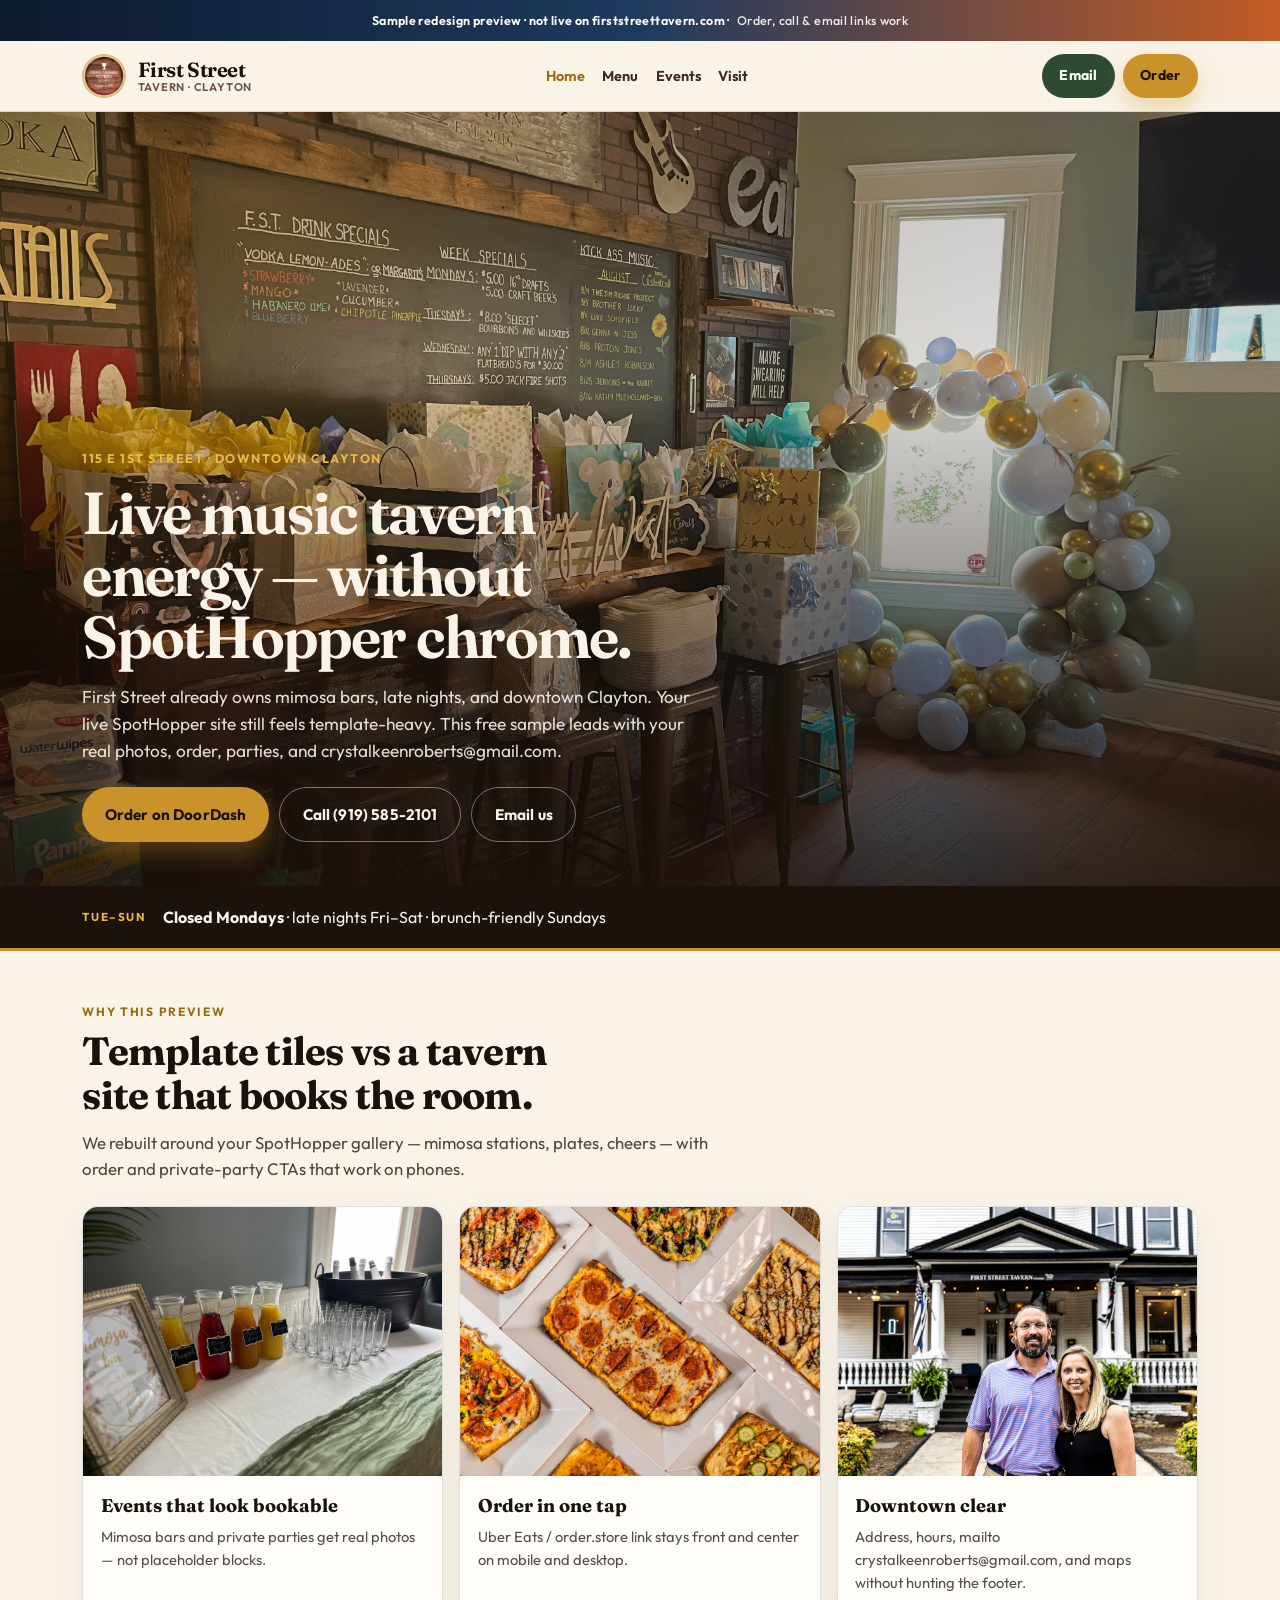
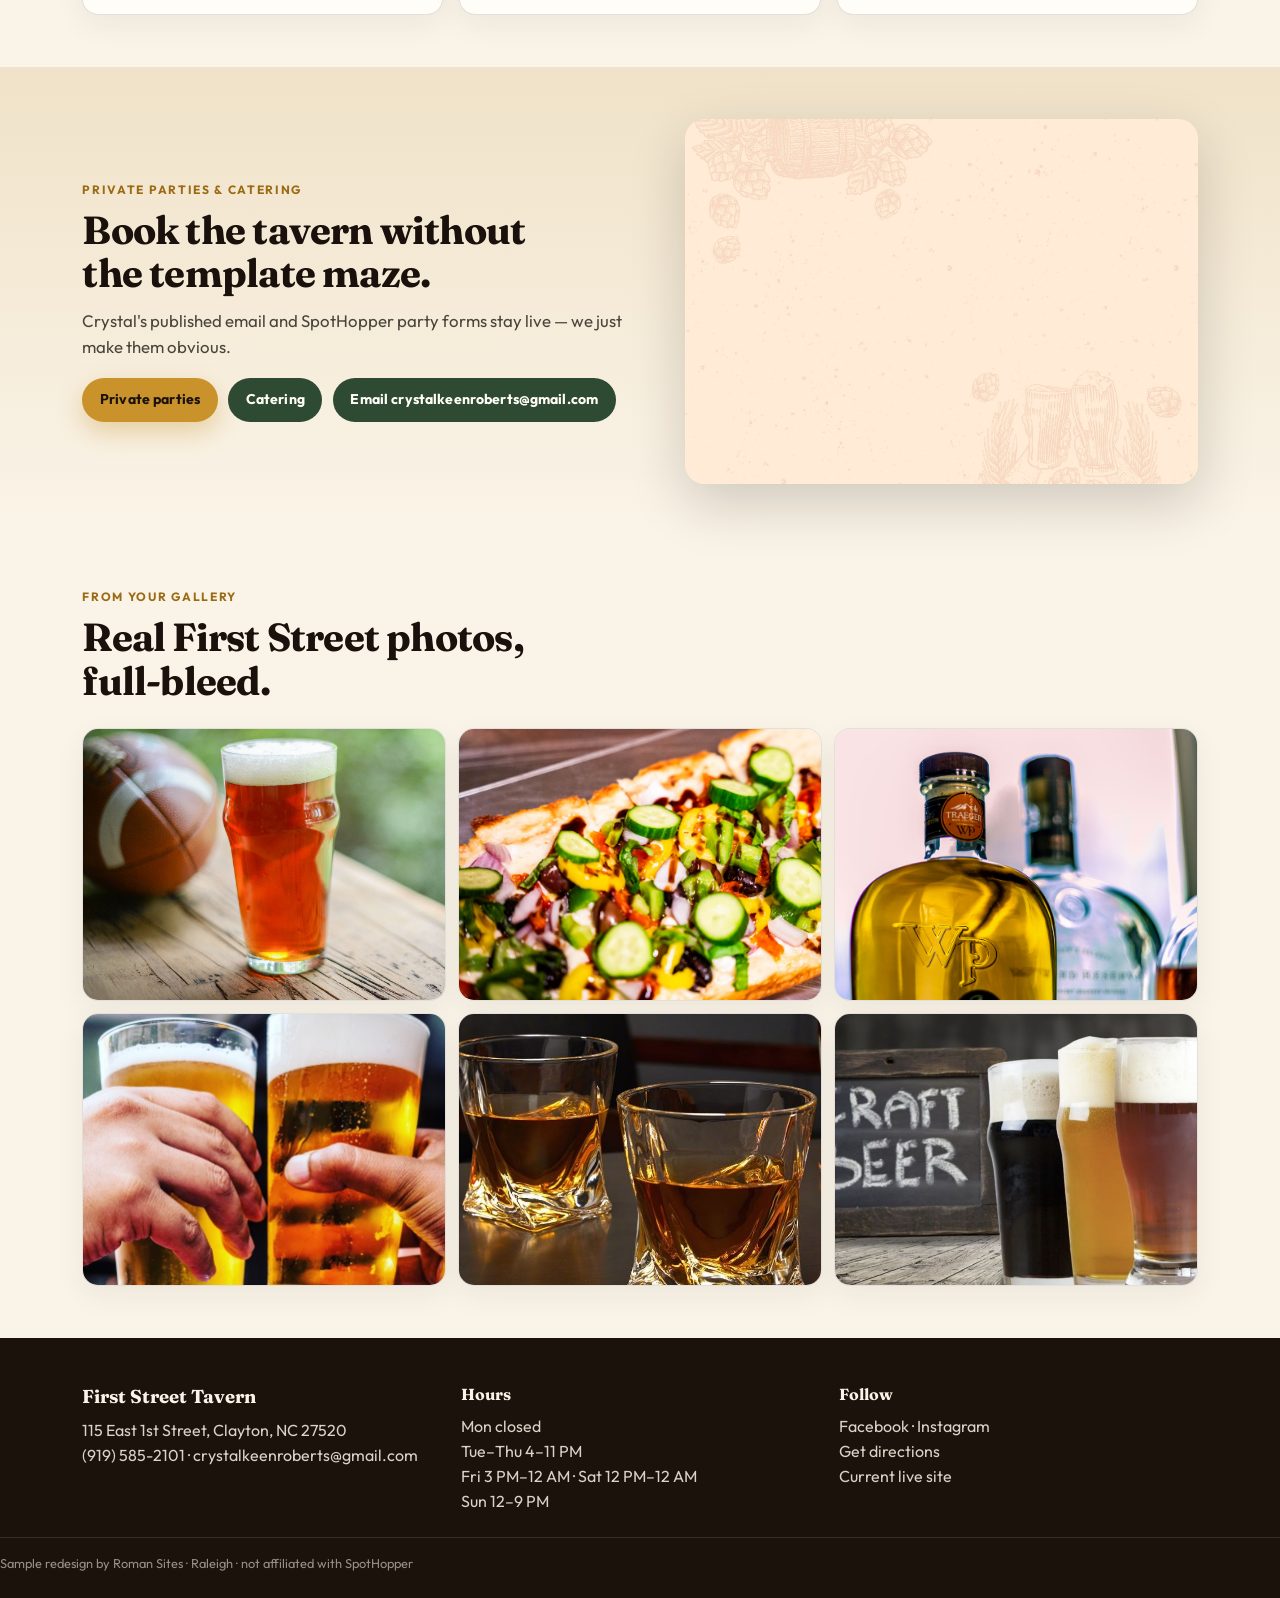
<file: index.html>
<!DOCTYPE html>
<html lang="en">
<head>
<meta charset="utf-8"/>
<meta name="viewport" content="width=device-width, initial-scale=1"/>
<title>First Street Tavern · Clayton, NC</title>
<meta name="description" content="Downtown Clayton tavern — live music, brunch mimosas, pub plates, private events."/>
<link rel="preconnect" href="https://fonts.googleapis.com"/><link rel="preconnect" href="https://fonts.gstatic.com" crossorigin/><link href="https://fonts.googleapis.com/css2?family=Fraunces:opsz,wght@9..144,500;9..144,650;9..144,700&family=Outfit:wght@400;500;600;700;800&display=swap" rel="stylesheet"/>
<link rel="stylesheet" href="assets/styles.css"/>
<link rel="icon" href="assets/logo.png"/>
</head>
<body>
<div class="preview-banner" role="status">Sample redesign preview · not live on firststreettavern.com · <span>Order, call &amp; email links work</span></div>
<header class="site-header"><div class="nav-inner">
<a class="brand" href="index.html"><img class="brand-mark" src="assets/logo.png" alt="First Street Tavern logo" width="44" height="44"/><span class="brand-text"><span class="brand-name">First Street</span><span class="brand-tag">Tavern · Clayton</span></span></a>
<nav class="nav-links" aria-label="Primary"><a href="index.html" aria-current="page">Home</a><a href="menu.html">Menu</a><a href="events.html">Events</a><a href="visit.html">Visit</a></nav>
<div class="nav-ctas">
<a class="btn btn-secondary" href="mailto:crystalkeenroberts@gmail.com">Email</a><a class="btn btn-primary" href="https://www.doordash.com/store/first-street-tavern-clayton-555719/" target="_blank" rel="noopener">Order</a>
<button class="nav-toggle" type="button" data-nav-toggle aria-expanded="false" aria-controls="mobile-nav" aria-label="Open menu"><span></span></button>
</div></div>
<div class="mobile-panel" id="mobile-nav" data-mobile-panel>
<a href="index.html">Home</a><a href="menu.html">Menu</a><a href="events.html">Events</a><a href="visit.html">Visit</a><a href="https://www.doordash.com/store/first-street-tavern-clayton-555719/" target="_blank" rel="noopener">Order on DoorDash</a><a href="tel:9195852101">Call (919) 585-2101</a><a href="mailto:crystalkeenroberts@gmail.com">crystalkeenroberts@gmail.com</a>
</div></header>

<main>
<section class="hero">
<div class="hero-media" aria-hidden="true"><img src="assets/hero.jpg" alt="" width="1600" height="1200" fetchpriority="high"/></div>
<div class="hero-shade" aria-hidden="true"></div>
<div class="hero-content">
<p class="eyebrow">115 E 1st Street · Downtown Clayton</p>
<h1>Live music tavern energy — without SpotHopper chrome.</h1>
<p class="hero-lead">First Street already owns mimosa bars, late nights, and downtown Clayton. Your live SpotHopper site still feels template-heavy. This free sample leads with your real photos, order, parties, and crystalkeenroberts@gmail.com.</p>
<div class="hero-actions">
<a class="btn btn-primary btn-lg" href="https://www.doordash.com/store/first-street-tavern-clayton-555719/" target="_blank" rel="noopener">Order on DoorDash</a>
<a class="btn btn-ghost btn-lg btn-on-dark" href="tel:9195852101">Call (919) 585-2101</a>
<a class="btn btn-ghost btn-lg btn-on-dark" href="mailto:crystalkeenroberts@gmail.com">Email us</a>
</div></div></section>
<aside class="hours-strip" aria-label="Hours"><div class="hours-strip-inner"><div class="hours-label">Tue–Sun</div><div><strong>Closed Mondays</strong> · late nights Fri–Sat · brunch-friendly Sundays</div></div></aside>
<section class="section"><div class="section-inner">
<div class="section-head"><div><p class="kicker">Why this preview</p><h2>Template tiles vs a tavern site that books the room.</h2><p class="lede">We rebuilt around your SpotHopper gallery — mimosa stations, plates, cheers — with order and private-party CTAs that work on phones.</p></div></div>
<div class="grid-3">
<article class="card"><div class="card-media"><img src="assets/mimosa.jpg" alt="Mimosa bar at First Street Tavern"/></div><div class="card-body"><h3>Events that look bookable</h3><p>Mimosa bars and private parties get real photos — not placeholder blocks.</p></div></article>
<article class="card"><div class="card-media"><img src="assets/food1.jpg" alt="Food at First Street"/></div><div class="card-body"><h3>Order in one tap</h3><p>Uber Eats / order.store link stays front and center on mobile and desktop.</p></div></article>
<article class="card"><div class="card-media"><img src="assets/cheers.jpg" alt="Cheers at First Street"/></div><div class="card-body"><h3>Downtown clear</h3><p>Address, hours, mailto crystalkeenroberts@gmail.com, and maps without hunting the footer.</p></div></article>
</div></div></section>
<section class="section section-alt"><div class="section-inner split">
<div><p class="kicker">Private parties &amp; catering</p><h2>Book the tavern without the template maze.</h2><p class="lede">Crystal's published email and SpotHopper party forms stay live — we just make them obvious.</p>
<div class="pill-row">
<a class="btn btn-primary" href="https://tmt.spotapps.co/private-parties?spot_id=102696&callback_url=http://firststreettavern.com/" target="_blank" rel="noopener">Private parties</a>
<a class="btn btn-secondary" href="https://tmt.spotapps.co/catering?spot_id=102696&callback_url=http://firststreettavern.com/" target="_blank" rel="noopener">Catering</a>
<a class="btn btn-secondary" href="mailto:crystalkeenroberts@gmail.com?subject=Private%20Party%20Inquiry">Email crystalkeenroberts@gmail.com</a>
</div></div>
<div class="split-media"><img src="assets/parties.jpg" alt="Private party setup"/></div>
</div></section>
<section class="section"><div class="section-inner">
<div class="section-head"><div><p class="kicker">From your gallery</p><h2>Real First Street photos, full-bleed.</h2></div></div>
<div class="gallery-grid">
<article class="card"><div class="card-media"><img src="assets/food2.jpg" alt="Plate"/></div></article>
<article class="card"><div class="card-media"><img src="assets/food3.jpg" alt="Entree"/></div></article>
<article class="card"><div class="card-media"><img src="assets/food4.jpg" alt="Special"/></div></article>
<article class="card"><div class="card-media"><img src="assets/about.jpg" alt="About"/></div></article>
<article class="card"><div class="card-media"><img src="assets/dining.jpg" alt="Dining"/></div></article>
<article class="card"><div class="card-media"><img src="assets/catering.jpg" alt="Catering"/></div></article>
</div></div></section>
</main>
<footer class="site-footer"><div class="section-inner footer-grid">
<div><h3>First Street Tavern</h3><p>115 East 1st Street, Clayton, NC 27520</p><p><a href="tel:9195852101">(919) 585-2101</a> · <a href="mailto:crystalkeenroberts@gmail.com">crystalkeenroberts@gmail.com</a></p></div>
<div><h4>Hours</h4><p>Mon closed</p><p>Tue–Thu 4–11 PM</p><p>Fri 3 PM–12 AM · Sat 12 PM–12 AM</p><p>Sun 12–9 PM</p></div>
<div><h4>Follow</h4><p><a href="https://www.facebook.com/255280561506551" target="_blank" rel="noopener">Facebook</a> · <a href="https://www.instagram.com/firststreettavern" target="_blank" rel="noopener">Instagram</a></p>
<p><a href="https://www.google.com/maps/search/?api=1&query=115+East+1st+Street+Clayton+NC+27520" target="_blank" rel="noopener">Get directions</a></p>
<p><a href="https://firststreettavern.com/" target="_blank" rel="noopener">Current live site</a></p></div>
</div>
<p class="footer-note">Sample redesign by Roman Sites · Raleigh · not affiliated with SpotHopper</p>
</footer>
<script src="assets/site.js"></script>
</body></html>
</file>
<file: assets/styles.css>
/* theme overrides */
:root {
  --ink: #1a1410;
  --plum: #1e3a5f;
  --plum-deep: #0c1a2e;
  --wine: #c45c26;
  --gold: #d4a017;
  --gold-hot: #e8b84a;
  --espresso: #0c1a2e;
  --wood: #1e3a5f;
  --gold-deep: #d4a017;
  --fried: #c45c26;
  --collard: #1e3a5f;
  --collard-deep: #0c1a2e;
  --amber: #e8b84a;
}
.preview-banner {
  background: linear-gradient(90deg, #0c1a2e, #1e3a5f 50%, #c45c26) !important;
}

/* The Chicken Hut — Durham soul-food landmark preview (unique) */
:root {
  --gold: #c9922a;
  --gold-deep: #9a6b14;
  --amber: #e8b84a;
  --fried: #d4781f;
  --espresso: #1c120c;
  --wood: #3a2418;
  --bark: #5c3a24;
  --cream: #faf4e8;
  --biscuit: #f0e2c8;
  --gravy: #e6d5b5;
  --ink: #1a110c;
  --ink-soft: #3d2a1c;
  --muted: #6e5644;
  --collard: #2f4a32;
  --collard-deep: #1c3320;
  --white: #fffdf8;
  --border: rgba(28, 18, 12, 0.12);
  --banner-h: 2.55rem;
  --nav-h: 4.4rem;
  --max: 72rem;
  --radius: 16px;
  --font-display: "Fraunces", "Iowan Old Style", Georgia, serif;
  --font-body: "Outfit", "Avenir Next", "Segoe UI", system-ui, sans-serif;
  --ease: cubic-bezier(0.22, 1, 0.36, 1);
  --shadow: 0 20px 55px rgba(28, 18, 12, 0.18);
}

*, *::before, *::after { box-sizing: border-box; margin: 0; padding: 0; }
html { scroll-behavior: smooth; }
body {
  font-family: var(--font-body);
  color: var(--ink);
  background: var(--cream);
  line-height: 1.55;
  -webkit-font-smoothing: antialiased;
}
img { max-width: 100%; display: block; }
a { color: inherit; text-decoration: none; }
ul { list-style: none; }
button { font: inherit; border: 0; background: none; cursor: pointer; color: inherit; }

.preview-banner {
  position: sticky; top: 0; z-index: 1000;
  min-height: var(--banner-h);
  display: flex; align-items: center; justify-content: center; gap: .45rem; flex-wrap: wrap;
  padding: .55rem 1rem;
  background: linear-gradient(90deg, var(--espresso), var(--wood) 45%, var(--gold-deep));
  color: var(--white);
  font-size: .78rem; font-weight: 650; letter-spacing: .03em; text-align: center;
}
.preview-banner span { opacity: .9; font-weight: 500; }

.site-header {
  position: sticky; top: var(--banner-h); z-index: 900;
  background: rgba(250, 244, 232, 0.93);
  backdrop-filter: blur(14px); -webkit-backdrop-filter: blur(14px);
  border-bottom: 1px solid var(--border);
}
.nav-inner {
  max-width: var(--max); margin: 0 auto; height: var(--nav-h);
  padding: 0 1.15rem; display: flex; align-items: center; justify-content: space-between; gap: 1rem;
}
.brand { display: flex; align-items: center; gap: .7rem; min-width: 0; }
.brand-mark {
  width: 44px; height: 44px; border-radius: 50%;
  object-fit: cover; border: 2px solid rgba(201,146,42,.45); background: var(--biscuit);
}
.brand-text { display: flex; flex-direction: column; line-height: 1.1; }
.brand-name { font-family: var(--font-display); font-size: 1.28rem; color: var(--espresso); letter-spacing: -.02em; font-weight: 650; }
.brand-tag { font-size: .7rem; color: var(--muted); font-weight: 650; letter-spacing: .07em; text-transform: uppercase; }
.nav-links { display: none; gap: 1.1rem; align-items: center; font-size: .9rem; font-weight: 650; }
.nav-links a { color: var(--ink-soft); }
.nav-links a:hover, .nav-links a[aria-current="page"] { color: var(--gold-deep); }
.nav-ctas { display: flex; align-items: center; gap: .5rem; }
.nav-toggle {
  width: 42px; height: 42px; display: inline-flex; align-items: center; justify-content: center;
  border-radius: 11px; border: 1px solid var(--border); background: var(--white);
}
.nav-toggle span, .nav-toggle span::before, .nav-toggle span::after {
  display: block; width: 18px; height: 2px; background: var(--ink); position: relative; border-radius: 2px;
}
.nav-toggle span::before, .nav-toggle span::after { content: ""; position: absolute; left: 0; }
.nav-toggle span::before { top: -6px; }
.nav-toggle span::after { top: 6px; }
.mobile-panel {
  display: none; flex-direction: column; gap: .35rem; padding: .5rem 1.15rem 1.15rem;
  border-top: 1px solid var(--border); background: var(--cream);
}
.mobile-panel.open { display: flex; }
.mobile-panel a {
  padding: .75rem .85rem; border-radius: 10px; font-weight: 650; color: var(--ink-soft);
}
.mobile-panel a:hover { background: var(--biscuit); color: var(--gold-deep); }
.mobile-ctas { display: grid; grid-template-columns: 1fr 1fr; gap: .55rem; margin-top: .4rem; }

.btn {
  display: inline-flex; align-items: center; justify-content: center; gap: .4rem;
  padding: .7rem 1.1rem; border-radius: 999px; font-weight: 700; font-size: .88rem;
  letter-spacing: .01em; transition: transform .2s var(--ease), box-shadow .2s var(--ease), background .2s;
  white-space: nowrap;
}
.btn:hover { transform: translateY(-1px); }
.btn-primary { background: var(--gold); color: var(--espresso); box-shadow: 0 10px 24px rgba(201,146,42,.35); }
.btn-primary:hover { background: var(--amber); }
.btn-secondary { background: var(--collard); color: var(--white); }
.btn-secondary:hover { background: var(--collard-deep); }
.btn-ghost {
  background: transparent; color: var(--ink); border: 1.5px solid rgba(28,18,12,.22);
}
.btn-ghost:hover { border-color: var(--gold-deep); color: var(--gold-deep); }
.btn-lg { padding: .92rem 1.4rem; font-size: .95rem; }
.btn-on-dark.btn-ghost { color: var(--cream); border-color: rgba(250,244,232,.42); }
.btn-on-dark.btn-ghost:hover { background: rgba(255,255,255,.08); border-color: var(--cream); }

.hero {
  position: relative; min-height: min(86vh, 780px);
  display: grid; align-items: end; color: var(--cream); overflow: hidden;
}
.hero-media { position: absolute; inset: 0; }
.hero-media img { width: 100%; height: 100%; object-fit: cover; object-position: center 30%; }
.hero-shade {
  position: absolute; inset: 0;
  background:
    linear-gradient(180deg, rgba(28,18,12,.25) 0%, rgba(28,18,12,.15) 35%, rgba(28,18,12,.88) 100%),
    radial-gradient(ellipse at 20% 20%, rgba(201,146,42,.28), transparent 50%);
}
.hero-content {
  position: relative; z-index: 2; max-width: var(--max); margin: 0 auto; width: 100%;
  padding: 3.5rem 1.15rem 2.75rem;
}
.eyebrow {
  display: inline-flex; align-items: center; gap: .5rem;
  font-size: .78rem; font-weight: 700; letter-spacing: .12em; text-transform: uppercase;
  color: var(--amber); margin-bottom: .85rem;
}
.hero h1 {
  font-family: var(--font-display); font-weight: 650; font-size: clamp(2.2rem, 5.5vw, 3.7rem);
  line-height: 1.05; letter-spacing: -.03em; max-width: 14ch; margin-bottom: 1rem;
}
.hero-lead { font-size: 1.08rem; max-width: 38rem; color: rgba(250,244,232,.9); margin-bottom: 1.4rem; }
.hero-actions { display: flex; flex-wrap: wrap; gap: .65rem; }

.hours-strip {
  background: var(--espresso); color: var(--cream); border-bottom: 3px solid var(--gold);
}
.hours-strip-inner {
  max-width: var(--max); margin: 0 auto; padding: 1.15rem 1.15rem;
  display: grid; gap: 1rem;
}
.hours-label {
  font-size: .72rem; font-weight: 700; letter-spacing: .14em; text-transform: uppercase; color: var(--amber);
}
.hours-grid { display: grid; gap: .35rem .9rem; grid-template-columns: repeat(auto-fit, minmax(140px, 1fr)); }
.hours-grid strong { display: block; font-size: .78rem; color: var(--amber); font-weight: 700; letter-spacing: .04em; }
.hours-note { margin-top: .55rem; font-size: .9rem; color: rgba(250,244,232,.78); }
.hours-note a { color: var(--amber); text-decoration: underline; text-underline-offset: 2px; }

.section { padding: 3.25rem 0; }
.section-alt { background: linear-gradient(180deg, var(--biscuit), var(--cream)); }
.section-dark { background: var(--wood); color: var(--cream); }
.section-inner { max-width: var(--max); margin: 0 auto; padding: 0 1.15rem; }
.section-kicker {
  font-size: .75rem; font-weight: 750; letter-spacing: .14em; text-transform: uppercase;
  color: var(--gold-deep); margin-bottom: .55rem;
}
.section-dark .section-kicker { color: var(--amber); }
.section h2 {
  font-family: var(--font-display); font-size: clamp(1.7rem, 3.4vw, 2.45rem);
  line-height: 1.12; letter-spacing: -.02em; max-width: 18ch; margin-bottom: .75rem;
}
.section-lead { max-width: 40rem; color: var(--muted); font-size: 1.05rem; margin-bottom: 1.5rem; }
.section-dark .section-lead { color: rgba(250,244,232,.78); }

.photo-mosaic-grid {
  display: grid; gap: .75rem;
  grid-template-columns: repeat(2, 1fr);
}
@media (min-width: 720px) {
  .photo-mosaic-grid { grid-template-columns: repeat(4, 1fr); grid-template-rows: 180px 180px; }
  .photo-mosaic-grid .tile:nth-child(1) { grid-column: span 2; grid-row: span 2; }
}
.tile {
  position: relative; border-radius: var(--radius); overflow: hidden; min-height: 150px;
  box-shadow: var(--shadow);
}
.tile img { width: 100%; height: 100%; object-fit: cover; position: absolute; inset: 0; }
.tile-caption {
  position: absolute; left: .75rem; bottom: .75rem; z-index: 2;
  background: rgba(28,18,12,.72); color: var(--cream);
  padding: .35rem .65rem; border-radius: 999px; font-size: .75rem; font-weight: 700;
}

.feature-grid {
  display: grid; gap: 1rem; grid-template-columns: repeat(auto-fit, minmax(220px, 1fr));
}
.feature-card {
  background: var(--white); border: 1px solid var(--border); border-radius: var(--radius);
  padding: 1.25rem; box-shadow: 0 10px 30px rgba(28,18,12,.06);
}
.feature-card h3 {
  font-family: var(--font-display); font-size: 1.25rem; margin-bottom: .4rem; color: var(--espresso);
}
.feature-card p { color: var(--muted); font-size: .95rem; }
.feature-card a { color: var(--gold-deep); font-weight: 700; display: inline-block; margin-top: .7rem; }

.split {
  display: grid; gap: 1.5rem; align-items: center;
}
@media (min-width: 860px) {
  .split { grid-template-columns: 1.05fr .95fr; gap: 2.25rem; }
  .split.reverse { direction: rtl; }
  .split.reverse > * { direction: ltr; }
}
.split-media { border-radius: calc(var(--radius) + 4px); overflow: hidden; box-shadow: var(--shadow); min-height: 280px; }
.split-media img { width: 100%; height: 100%; object-fit: cover; min-height: 280px; }

.quote-band {
  background: var(--biscuit); border-top: 1px solid var(--border); border-bottom: 1px solid var(--border);
  padding: 2.5rem 0;
}
.quote-grid { display: grid; gap: 1rem; grid-template-columns: repeat(auto-fit, minmax(240px, 1fr)); }
.quote-card {
  background: var(--white); border-radius: var(--radius); padding: 1.25rem 1.3rem;
  border: 1px solid var(--border);
}
.quote-card p { font-size: .98rem; color: var(--ink-soft); margin-bottom: .75rem; }
.quote-card cite { font-style: normal; font-size: .8rem; font-weight: 700; color: var(--gold-deep); }

.page-hero {
  background:
    linear-gradient(135deg, rgba(28,18,12,.92), rgba(92,58,36,.85)),
    url("hero-plate.jpg") center/cover;
  color: var(--cream); padding: 3.2rem 0 2.6rem;
}
.page-hero-inner { max-width: var(--max); margin: 0 auto; padding: 0 1.15rem; }
.page-hero h1 {
  font-family: var(--font-display); font-size: clamp(1.9rem, 4vw, 2.8rem);
  line-height: 1.1; letter-spacing: -.02em; margin-bottom: .55rem;
}
.page-hero p { max-width: 38rem; color: rgba(250,244,232,.85); }
.page-hero a { color: var(--amber); text-decoration: underline; text-underline-offset: 2px; }

.menu-tabs {
  display: flex; flex-wrap: wrap; gap: .45rem; margin-bottom: 1.4rem;
}
.menu-tab {
  padding: .55rem 1rem; border-radius: 999px; font-weight: 700; font-size: .85rem;
  background: var(--white); border: 1px solid var(--border); color: var(--ink-soft);
}
.menu-tab[aria-selected="true"] {
  background: var(--espresso); color: var(--cream); border-color: var(--espresso);
}
.menu-section { margin-bottom: 1.6rem; }
.menu-section h3 {
  font-family: var(--font-display); font-size: 1.35rem; margin-bottom: .75rem;
  padding-bottom: .45rem; border-bottom: 2px solid var(--gold);
}
.menu-list { display: grid; gap: .65rem; }
.menu-item {
  display: grid; gap: .15rem; padding: .85rem 1rem; background: var(--white);
  border-radius: 12px; border: 1px solid var(--border);
}
.menu-item h4 { font-size: 1rem; font-weight: 700; color: var(--espresso); }
.menu-item p { font-size: .88rem; color: var(--muted); }
.menu-note {
  margin-top: 1rem; padding: 1rem 1.1rem; border-radius: 12px;
  background: rgba(201,146,42,.12); border: 1px solid rgba(201,146,42,.28);
  font-size: .92rem; color: var(--ink-soft);
}
.menu-note a { color: var(--gold-deep); font-weight: 700; text-decoration: underline; text-underline-offset: 2px; }

.day-grid {
  display: grid; gap: .85rem; grid-template-columns: repeat(auto-fit, minmax(240px, 1fr));
}
.day-card {
  background: var(--white); border: 1px solid var(--border); border-radius: var(--radius);
  overflow: hidden;
}
.day-card header {
  background: var(--espresso); color: var(--cream); padding: .75rem 1rem;
  font-family: var(--font-display); font-size: 1.15rem;
}
.day-card ul { padding: .85rem 1rem 1.05rem; }
.day-card li {
  padding: .35rem 0; border-bottom: 1px dashed rgba(28,18,12,.1); font-size: .92rem; color: var(--ink-soft);
}
.day-card li:last-child { border-bottom: 0; }
.day-card .famous {
  color: var(--gold-deep); font-weight: 700; font-size: .82rem; letter-spacing: .02em;
}

.cater-grid {
  display: grid; gap: .75rem; grid-template-columns: repeat(auto-fit, minmax(180px, 1fr));
}
.cater-chip {
  background: var(--white); border: 1px solid var(--border); border-radius: 12px;
  padding: .85rem 1rem; font-weight: 650; color: var(--ink-soft); text-align: center;
}

.info-cards {
  display: grid; gap: 1rem; grid-template-columns: repeat(auto-fit, minmax(220px, 1fr));
}
.info-card {
  background: var(--white); border: 1px solid var(--border); border-radius: var(--radius);
  padding: 1.25rem; display: grid; gap: .45rem;
}
.info-card h3 { font-family: var(--font-display); font-size: 1.2rem; color: var(--espresso); }
.info-card a { color: var(--gold-deep); font-weight: 700; }
.map-embed {
  border-radius: var(--radius); overflow: hidden; border: 1px solid var(--border);
  box-shadow: var(--shadow); aspect-ratio: 16/9; background: var(--biscuit);
}
.map-embed iframe { width: 100%; height: 100%; border: 0; }

.story-timeline { display: grid; gap: 1rem; }
.story-step {
  display: grid; gap: .35rem; padding: 1.1rem 1.2rem; background: var(--white);
  border-left: 4px solid var(--gold); border-radius: 0 12px 12px 0; border: 1px solid var(--border); border-left-width: 4px;
}
.story-step strong { color: var(--gold-deep); font-size: .8rem; letter-spacing: .08em; text-transform: uppercase; }

.site-footer {
  background: var(--espresso); color: rgba(250,244,232,.85); padding: 2.75rem 0 1.5rem;
}
.footer-inner { max-width: var(--max); margin: 0 auto; padding: 0 1.15rem; }
.footer-brand { margin-bottom: 1.5rem; }
.footer-brand .brand-name { font-family: var(--font-display); font-size: 1.45rem; color: var(--cream); }
.footer-brand .brand-tag { color: var(--amber); font-size: .85rem; margin-top: .25rem; }
.footer-cols {
  display: grid; gap: 1.25rem; grid-template-columns: repeat(auto-fit, minmax(180px, 1fr));
  margin-bottom: 1.75rem;
}
.footer-cols h4 {
  font-size: .75rem; letter-spacing: .12em; text-transform: uppercase; color: var(--amber); margin-bottom: .55rem;
}
.footer-cols a, .footer-cols p { display: block; margin-bottom: .35rem; font-size: .92rem; }
.footer-cols a:hover { color: var(--amber); }
.footer-bottom {
  border-top: 1px solid rgba(250,244,232,.12); padding-top: 1rem;
  font-size: .8rem; color: rgba(250,244,232,.55);
}

@media (min-width: 880px) {
  .nav-links { display: flex; }
  .nav-toggle { display: none; }
  .hours-strip-inner { grid-template-columns: auto 1fr; align-items: center; }
}


.footer-grid { display: grid; gap: 1.25rem; grid-template-columns: repeat(auto-fit, minmax(200px, 1fr)); margin-bottom: 1.5rem; }
.footer-grid h3, .footer-grid h4 { font-family: var(--font-display); color: var(--cream); margin-bottom: .45rem; }
.footer-grid a:hover { color: var(--amber); }
.footer-note { font-size: .8rem; color: rgba(250,244,232,.55); border-top: 1px solid rgba(250,244,232,.12); padding-top: 1rem; }
.gallery-grid { display: grid; gap: .75rem; grid-template-columns: repeat(2, 1fr); }
@media (min-width: 760px) { .gallery-grid { grid-template-columns: repeat(3, 1fr); } }
.gallery-grid .card-media { aspect-ratio: 4/3; }
.gallery-grid .card-media img { width: 100%; height: 100%; object-fit: cover; }

/* layout patches for quality bar */
.kicker { font-size: .75rem; letter-spacing: .14em; text-transform: uppercase; font-weight: 700; color: var(--gold-deep); margin-bottom: .55rem; }
.lede { font-size: 1.05rem; line-height: 1.55; color: rgba(26,20,16,.78); max-width: 40rem; }
.section-head { margin-bottom: 1.5rem; }
.grid-3 { display: grid; gap: 1rem; grid-template-columns: 1fr; }
@media (min-width: 720px) { .grid-3 { grid-template-columns: repeat(3, 1fr); } }
.card { background: var(--white); border: 1px solid var(--border); border-radius: var(--radius); overflow: hidden; box-shadow: 0 10px 30px rgba(28,18,12,.06); }
.card-media { aspect-ratio: 4/3; overflow: hidden; background: var(--biscuit); }
.card-media img { width: 100%; height: 100%; object-fit: cover; display: block; }
.card-body { padding: 1rem 1.1rem 1.2rem; }
.card-body h3 { font-family: var(--font-display); font-size: 1.15rem; margin-bottom: .35rem; color: var(--espresso); }
.card-body p { font-size: .92rem; color: rgba(26,20,16,.75); }
.pill-row { display: flex; flex-wrap: wrap; gap: .65rem; margin-top: 1.1rem; }
.btn-lg { padding: .92rem 1.4rem; font-size: .95rem; }
.hero-lead { font-size: 1.08rem; max-width: 38rem; color: rgba(250,244,232,.9); margin-bottom: 1.4rem; }
.hero-actions { display: flex; flex-wrap: wrap; gap: .65rem; }
.page-hero-inner { max-width: var(--max); margin: 0 auto; padding: 2.5rem 1.15rem; }
.page-hero .kicker { color: var(--amber); }
.page-hero h1 { font-family: var(--font-display); color: var(--cream); font-size: clamp(1.8rem, 4vw, 2.6rem); margin: .35rem 0 0.75rem; }
.page-hero .lede { color: rgba(250,244,232,.85); }
.footer-grid { display: grid; gap: 1.25rem; grid-template-columns: repeat(auto-fit, minmax(200px, 1fr)); margin-bottom: 1.5rem; }
.footer-grid h3, .footer-grid h4 { font-family: var(--font-display); color: var(--cream); margin-bottom: .45rem; }
.footer-grid a:hover { color: var(--amber); }
.footer-note { font-size: .8rem; color: rgba(250,244,232,.55); border-top: 1px solid rgba(250,244,232,.12); padding-top: 1rem; }
.gallery-grid { display: grid; gap: .75rem; grid-template-columns: repeat(2, 1fr); }
@media (min-width: 760px) { .gallery-grid { grid-template-columns: repeat(3, 1fr); } }
.gallery-grid .card-media { aspect-ratio: 4/3; }
</file>
